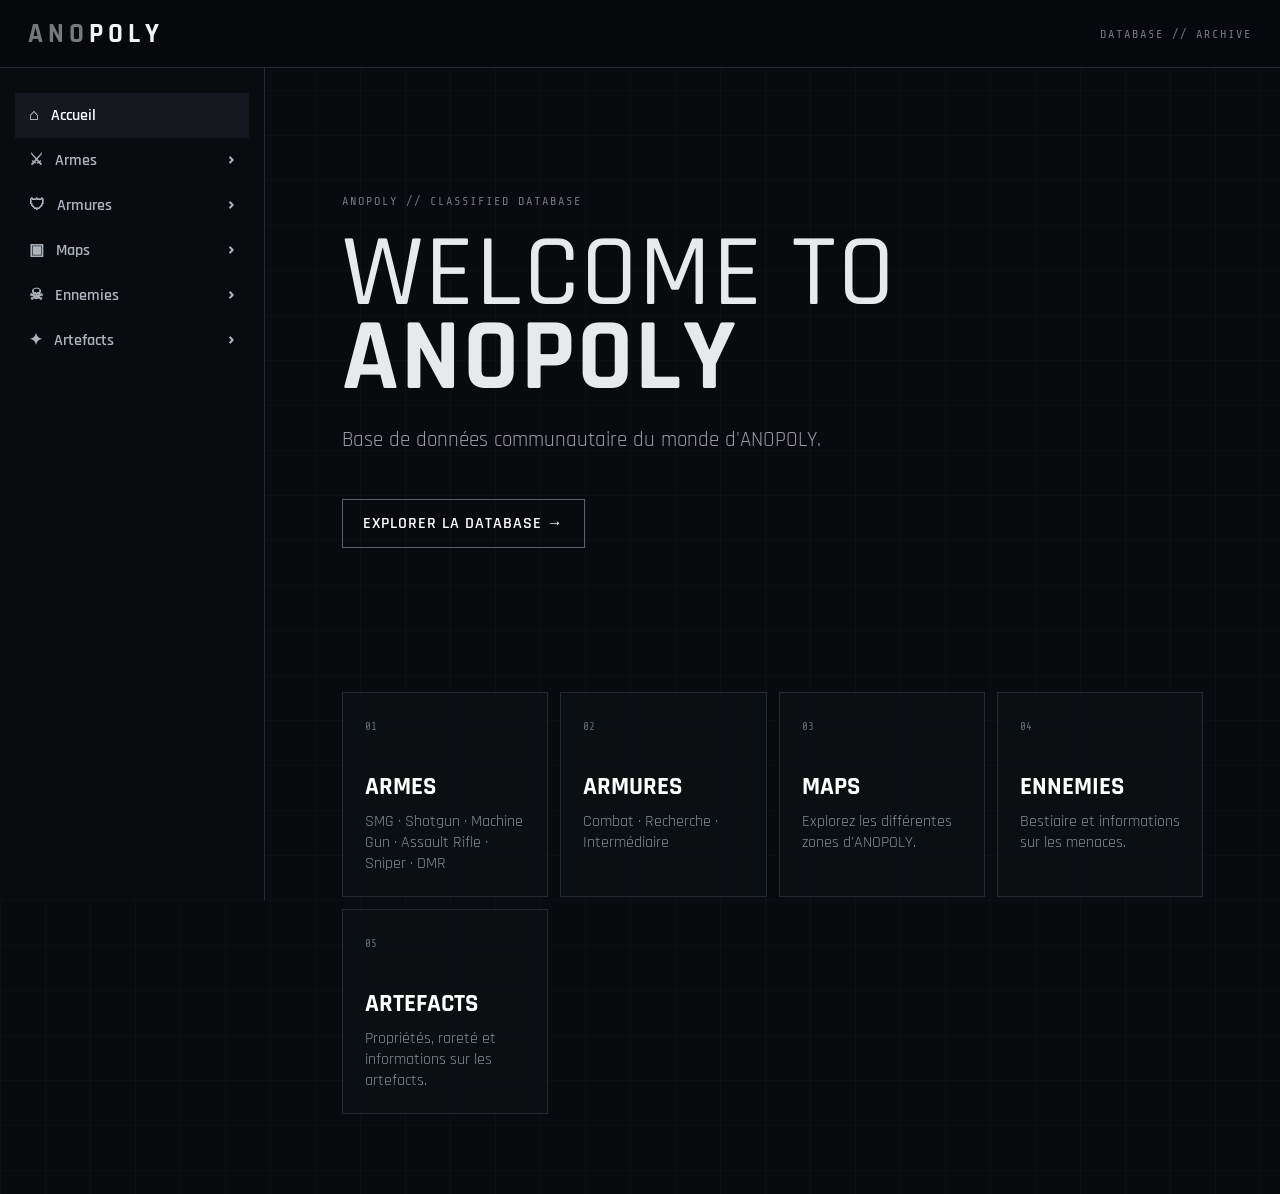
<file: index.html>
<!DOCTYPE html>

<html lang="fr">
<head>
<meta charset="UTF-8">
<meta name="viewport" content="width=device-width, initial-scale=1.0">
<title>ANOPOLY — Database</title>
<link rel="stylesheet" href="css/style.css">
</head>

<body>

<header class="topbar">
  <button class="menu-btn" id="menuBtn" aria-label="Ouvrir le menu">☰</button>
  <a class="brand" href="index.html"><span>ANO</span>POLY</a>
  <div class="topbar-label">DATABASE // ARCHIVE</div>
</header>

<aside class="sidebar" id="sidebar">
  <nav class="nav">


<!-- ACCUEIL -->
<a class="nav-home active" href="index.html">
  ⌂ <span>Accueil</span>
</a>

<!-- ARMES -->
<div class="nav-group">
  <button class="nav-parent" aria-expanded="false">
    <span>⚔</span>
    <span>Armes</span>
    <span class="chevron">⌄</span>
  </button>

  <div class="nav-children">
    <a href="category.html?type=smg">SMG</a>
    <a href="category.html?type=shotgun">Shotgun</a>
    <a href="category.html?type=machine-gun">Machine Gun</a>
    <a href="category.html?type=assault-rifle">Assault Rifle</a>
    <a href="category.html?type=sniper">Sniper</a>
    <a href="category.html?type=dmr">DMR</a>
  </div>
</div>

<!-- ARMURES -->
<div class="nav-group">
  <button class="nav-parent" aria-expanded="false">
    <span>🛡</span>
    <span>Armures</span>
    <span class="chevron">⌄</span>
  </button>

  <div class="nav-children">
    <a href="category.html?type=armor-combat">Combat</a>
    <a href="category.html?type=armor-research">Recherche</a>
    <a href="category.html?type=armor-intermediate">Intermédiaire</a>
  </div>
</div>

<!-- MAPS -->
<div class="nav-group">
  <button class="nav-parent" aria-expanded="false">
    <span>▣</span>
    <span>Maps</span>
    <span class="chevron">⌄</span>
  </button>

  <div class="nav-children">
    <a href="category.html?type=fort-bastion">Fort Bastion</a>
    <a href="category.html?type=dune-ensanglantee">Dune Ensanglantée</a>
    <a href="category.html?type=map-03">Map 03</a>
    <a href="category.html?type=map-04">Map 04</a>
    <a href="category.html?type=map-05">Map 05</a>
    <a href="category.html?type=map-06">Map 06</a>
    <a href="category.html?type=map-07">Map 07</a>
  </div>
</div>

<!-- ENNEMIES -->
<div class="nav-group">
  <button class="nav-parent" aria-expanded="false">
    <span>☠</span>
    <span>Ennemies</span>
    <span class="chevron">⌄</span>
  </button>

  <div class="nav-children">
    <a href="category.html?type=enemies">
      Tous les ennemis
    </a>
  </div>
</div>

<!-- ARTEFACTS -->
<div class="nav-group">
  <button class="nav-parent" aria-expanded="false">
    <span>✦</span>
    <span>Artefacts</span>
    <span class="chevron">⌄</span>
  </button>

  <div class="nav-children">
    <a href="category.html?type=artifacts">
      Tous les artefacts
    </a>
  </div>
</div>

  </nav>
</aside>

<main class="content">

  <section class="hero">
    <div class="eyebrow">ANOPOLY // CLASSIFIED DATABASE</div>


<h1>
  WELCOME TO<br>
  <strong>ANOPOLY</strong>
</h1>

<p>
  Base de données communautaire du monde d'ANOPOLY.
</p>

<a class="cta" href="category.html?type=smg">
  EXPLORER LA DATABASE →
</a>

  </section>

  <section class="cards">

<!-- ARMES -->
<a href="category.html?type=smg" class="card">
  <small>01</small>
  <h2>ARMES</h2>
  <p>
    SMG · Shotgun · Machine Gun · Assault Rifle · Sniper · DMR
  </p>
</a>

<!-- ARMURES -->
<a href="category.html?type=armor-combat" class="card">
  <small>02</small>
  <h2>ARMURES</h2>
  <p>
    Combat · Recherche · Intermédiaire
  </p>
</a>

<!-- MAPS -->
<a href="category.html?type=fort-bastion" class="card">
  <small>03</small>
  <h2>MAPS</h2>
  <p>
    Explorez les différentes zones d'ANOPOLY.
  </p>
</a>

<!-- ENNEMIES -->
<a href="category.html?type=enemies" class="card">
  <small>04</small>
  <h2>ENNEMIES</h2>
  <p>
    Bestiaire et informations sur les menaces.
  </p>
</a>

<!-- ARTEFACTS -->
<a href="category.html?type=artifacts" class="card">
  <small>05</small>
  <h2>ARTEFACTS</h2>
  <p>
    Propriétés, rareté et informations sur les artefacts.
  </p>
</a>

  </section>

</main>

<script src="js/app.js"></script>

</body>
</html>
</file>
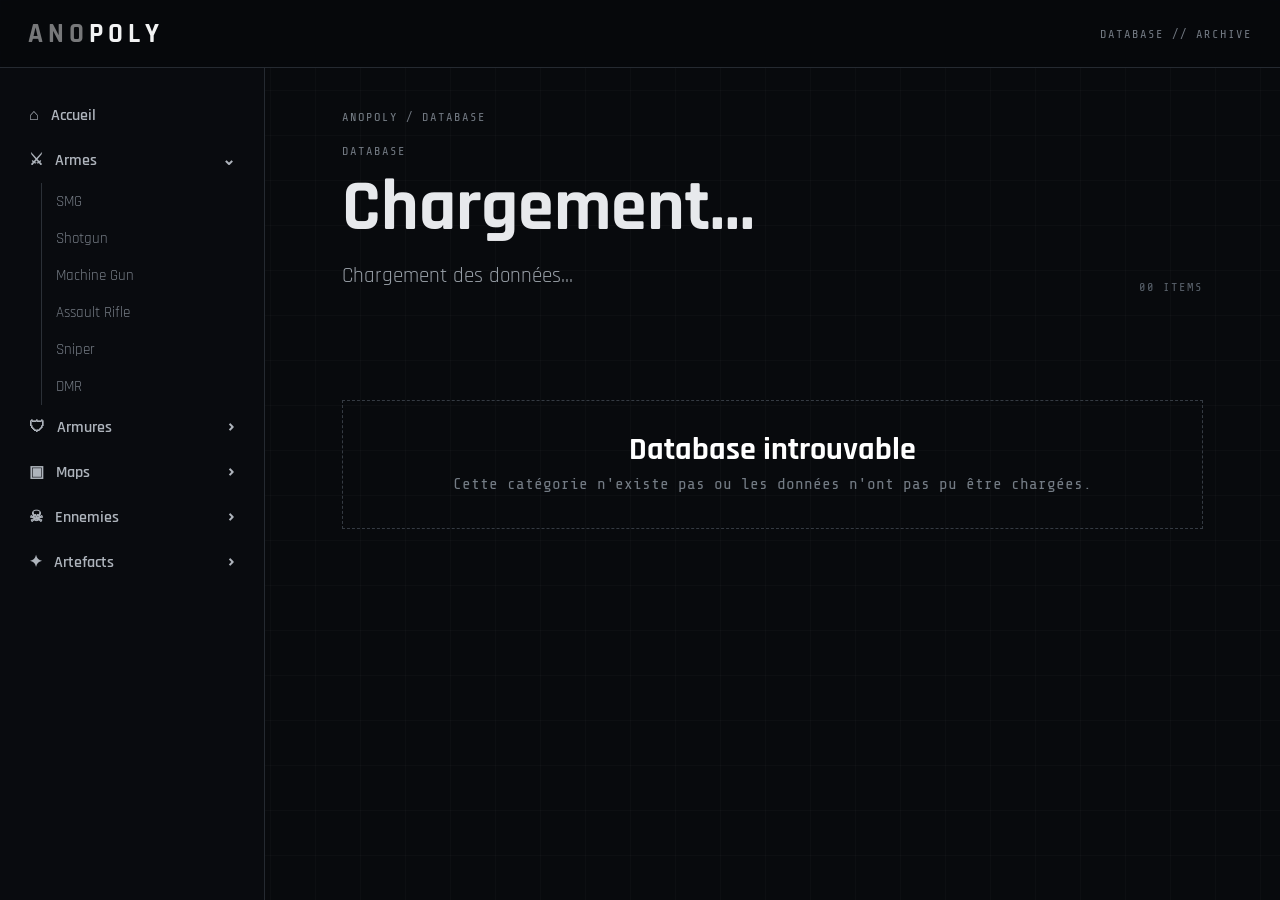
<file: category.html>
<!DOCTYPE html>
<html lang="fr">

<head>
    <meta charset="UTF-8">
    <meta name="viewport" content="width=device-width, initial-scale=1.0">

    <title>ANOPOLY — Database</title>

    <link rel="stylesheet" href="css/style.css">
</head>

<body>

<header class="topbar">

    <button
        class="menu-btn"
        id="menuBtn"
        aria-label="Ouvrir le menu">
        ☰
    </button>

    <a class="brand" href="index.html">
        <span>ANO</span>POLY
    </a>

    <div class="topbar-label">
        DATABASE // ARCHIVE
    </div>

</header>


<!-- =========================================================
     SIDEBAR
========================================================= -->

<aside class="sidebar" id="sidebar">

    <nav class="nav">

        <!-- ACCUEIL -->

        <a class="nav-home" href="index.html">
            <span>⌂</span>
            <span>Accueil</span>
        </a>


        <!-- ARMES -->

        <div class="nav-group">

            <button
                class="nav-parent"
                aria-expanded="true">

                <span>⚔</span>
                <span>Armes</span>
                <span class="chevron">⌄</span>

            </button>

            <div class="nav-children open">

                <a href="category.html?type=smg">
                    SMG
                </a>

                <a href="category.html?type=shotgun">
                    Shotgun
                </a>

                <a href="category.html?type=machine-gun">
                    Machine Gun
                </a>

                <a href="category.html?type=assault-rifle">
                    Assault Rifle
                </a>

                <a href="category.html?type=sniper">
                    Sniper
                </a>

                <a href="category.html?type=dmr">
                    DMR
                </a>

            </div>

        </div>


        <!-- ARMURES -->

        <div class="nav-group">

            <button
                class="nav-parent"
                aria-expanded="false">

                <span>🛡</span>
                <span>Armures</span>
                <span class="chevron">⌄</span>

            </button>

            <div class="nav-children">

                <a href="category.html?type=armor-combat">
                    Combat
                </a>

                <a href="category.html?type=armor-research">
                    Recherche
                </a>

                <a href="category.html?type=armor-intermediate">
                    Intermédiaire
                </a>

            </div>

        </div>


        <!-- MAPS -->

        <div class="nav-group">

            <button
                class="nav-parent"
                aria-expanded="false">

                <span>▣</span>
                <span>Maps</span>
                <span class="chevron">⌄</span>

            </button>

            <div class="nav-children">

                <a href="category.html?type=fort-bastion">
                    Fort Bastion
                </a>

                <a href="category.html?type=dune-ensanglantee">
                    Dune Ensanglantée
                </a>

                <a href="category.html?type=map-03">
                    Map 03
                </a>

                <a href="category.html?type=map-04">
                    Map 04
                </a>

                <a href="category.html?type=map-05">
                    Map 05
                </a>

                <a href="category.html?type=map-06">
                    Map 06
                </a>

                <a href="category.html?type=map-07">
                    Map 07
                </a>

            </div>

        </div>


        <!-- ENNEMIS -->

        <div class="nav-group">

            <button
                class="nav-parent"
                aria-expanded="false">

                <span>☠</span>
                <span>Ennemies</span>
                <span class="chevron">⌄</span>

            </button>

            <div class="nav-children">

                <a href="category.html?type=enemies">
                    Tous les ennemis
                </a>

            </div>

        </div>


        <!-- ARTEFACTS -->

        <div class="nav-group">

            <button
                class="nav-parent"
                aria-expanded="false">

                <span>✦</span>
                <span>Artefacts</span>
                <span class="chevron">⌄</span>

            </button>

            <div class="nav-children">

                <a href="category.html?type=artifacts">
                    Tous les artefacts
                </a>

            </div>

        </div>

    </nav>

</aside>


<!-- =========================================================
     CONTENU
========================================================= -->

<main class="content">

    <section class="inner">

        <div class="breadcrumb">
            <a href="index.html">
                ANOPOLY
            </a>

            <span> / </span>

            <span id="breadcrumb-category">
                DATABASE
            </span>
        </div>


        <div class="category-heading">

            <div>

                <div
                    class="eyebrow"
                    id="category-eyebrow">
                    DATABASE
                </div>

                <h1 id="category-title">
                    Chargement...
                </h1>

                <p
                    class="lead"
                    id="category-description">
                    Chargement des données...
                </p>

            </div>

            <div
                class="category-count"
                id="category-count">
                00 ITEMS
            </div>

        </div>


        <!-- =================================================
             GRILLE
        ================================================== -->

        <section
            class="database-grid"
            id="database-grid">

            <div class="placeholder">
                Chargement de la database...
            </div>

        </section>


        <!-- =================================================
             ERREUR
        ================================================== -->

        <div
            id="category-error"
            class="error-message"
            hidden>

            <h1>
                Database introuvable
            </h1>

            <p>
                Cette catégorie n'existe pas ou les données
                n'ont pas pu être chargées.
            </p>

        </div>

    </section>

</main>


<script src="js/category.js"></script>

</body>
</html>
</file>
<file: css/style.css>
@import url('https://fonts.googleapis.com/css2?family=Rajdhani:wght@400;500;600;700&family=Share+Tech+Mono&display=swap');

*{
box-sizing: border-box;
}

html,
body {
margin: 0;
min-height: 100%;
background: #080a0d;
color: #e7e9ec;
font-family:
Rajdhani,
Arial,
sans-serif;
}

body {
background-image:
linear-gradient(
rgba(255,255,255,0.018) 1px,
transparent 1px
),
linear-gradient(
90deg,
rgba(255,255,255,0.018) 1px,
transparent 1px
);
background-size: 45px 45px;
}

/* =========================================================
TOPBAR
========================================================= */

.topbar {
height: 68px;
position: fixed;
top: 0;
left: 0;
right: 0;
z-index: 20;
display: flex;
align-items: center;
padding: 0 28px;
background:
rgba(7,9,12,0.94);
border-bottom:
1px solid #252a31;
backdrop-filter:
blur(10px);
}

.brand {
color: #f2f3f4;
font-size: 27px;
font-weight: 700;
letter-spacing: 5px;
text-decoration: none;
}

.brand span {
opacity: 0.48;
}

.topbar-label {
margin-left: auto;
color: #727982;
font-family:
'Share Tech Mono',
monospace;
font-size: 12px;
letter-spacing: 2px;
}

.menu-btn {
display: none;
margin-right: 18px;
padding: 0;
background: none;
border: 0;
color: #ddd;
font-size: 25px;
cursor: pointer;
}

/* =========================================================
SIDEBAR
========================================================= */

.sidebar {
position: fixed;
top: 68px;
bottom: 0;
left: 0;
width: 265px;
z-index: 10;
padding: 25px 15px;
background:
rgba(10,12,16,0.97);
border-right:
1px solid #252a31;
}

.nav {
width: 100%;
}

.nav-home,
.nav-parent {
width: 100%;
min-height: 45px;
display: flex;
align-items: center;
gap: 12px;
padding: 0 14px;
color: #aeb4bc;
background: none;
border: 0;
font-family:
Rajdhani,
Arial,
sans-serif;
font-size: 16px;
font-weight: 600;
text-align: left;
text-decoration: none;
cursor: pointer;
}

.nav-home:hover,
.nav-parent:hover,
.nav-home.active {
color: #fff;
background: #15191f;
}

.nav-parent .chevron {
margin-left: auto;
transition:
transform 0.2s ease;
}

.nav-parent[aria-expanded="false"] .chevron {
transform:
rotate(-90deg);
}

/* =========================================================
SOUS CATEGORIES
========================================================= */

.nav-children {
max-height: 0;
overflow: hidden;
margin-left: 26px;
border-left:
1px solid #2b3037;
transition:
max-height 0.28s ease;
}

.nav-children.open {
max-height: 500px;
}

.nav-children a {
display: block;
padding: 9px 14px;
color: #747b84;
font-size: 15px;
text-decoration: none;
transition:
color 0.15s ease,
background 0.15s ease;
}

.nav-children a:hover,
.nav-children a.current {
color: #fff;
background: #11151a;
}

/* =========================================================
CONTENU
========================================================= */

.content {
min-height: 100vh;
margin-left: 265px;
padding:
68px
6vw
80px;
}

/* =========================================================
HERO
========================================================= */

.hero {
max-width: 850px;
padding-top: 14vh;
}

.eyebrow,
.breadcrumb {
color: #727982;
font-family:
'Share Tech Mono',
monospace;
font-size: 12px;
letter-spacing: 2px;
}

.hero h1 {
margin: 25px 0;
font-size:
clamp(54px,8vw,108px);
line-height: 0.82;
font-weight: 500;
letter-spacing: 2px;
}

.hero h1 strong {
font-weight: 700;
}

.hero p,
.lead {
max-width: 620px;
color: #969da5;
font-size: 21px;
}

/* =========================================================
CTA
========================================================= */

.cta {
display: inline-block;
margin-top: 25px;
padding:
13px
20px;
border:
1px solid #59616b;
color: #fff;
font-weight: 600;
letter-spacing: 1px;
text-decoration: none;
transition:
background 0.2s ease,
color 0.2s ease;
}

.cta:hover {
background: #e7e9ec;
color: #080a0d;
}

/* =========================================================
CARTES ACCUEIL
========================================================= */

.cards {
display: grid;
grid-template-columns:
repeat(4,minmax(0,1fr));
gap: 12px;
margin-top: 16vh;
}

.card {
min-height: 190px;
padding: 22px;
border:
1px solid #252a31;
background:
rgba(13,16,21,0.75);
color: #fff;
text-decoration: none;
transition:
transform 0.2s ease,
border-color 0.2s ease,
background 0.2s ease;
}

.card:hover {
transform:
translateY(-4px);
border-color:
#69717b;
background:
#15191f;
}

.card small {
color: #626a73;
font-family:
'Share Tech Mono',
monospace;
font-size: 11px;
}

.card h2 {
margin:
35px
0
8px;
font-size: 25px;
}

.card p {
margin: 0;
color: #858c95;
}

/* =========================================================
DATABASE
========================================================= */

.inner {
padding-top: 42px;
}

.breadcrumb a {
color: #777f87;
text-decoration: none;
}

.breadcrumb a:hover {
color: #fff;
}

.inner h1 {
margin:
18px
0
8px;
font-size: 72px;
line-height: 0.9;
}

/* =========================================================
CATEGORY HEADER
========================================================= */

.category-heading {
display: flex;
align-items: flex-end;
justify-content: space-between;
gap: 30px;
margin-top: 20px;
max-width: 1200px;
}

.category-count {
padding-bottom: 16px;
color: #59616b;
font-family:
'Share Tech Mono',
monospace;
font-size: 12px;
letter-spacing: 2px;
white-space: nowrap;
}

/* =========================================================
DATABASE GRID
========================================================= */

.database-grid {
display: grid;
grid-template-columns:
repeat(4,minmax(0,1fr));
gap: 16px;
max-width: 1200px;
margin-top: 50px;
}

/* =========================================================
DATABASE CARD
========================================================= */

.database-card {
display: block;
min-height: 280px;
overflow: hidden;
border:
1px solid #252a31;
background:
rgba(13,16,21,0.78);
color: #fff;
text-decoration: none;
transition:
transform 0.2s ease,
border-color 0.2s ease,
background 0.2s ease;
}

.database-card:hover {
transform:
translateY(-4px);
border-color:
#69717b;
background:
#15191f;
}

/* =========================================================
CARD IMAGE
========================================================= */

.database-card-image {
height: 200px;
display: flex;
align-items: center;
justify-content: center;
padding: 20px;
position: relative;
background:
rgba(8,10,13,0.55);
border-bottom:
1px solid #252a31;
}

.database-card-image img {
width: 100%;
height: 100%;
display: block;
object-fit: contain;
}

.database-card-image.image-missing::after {
content:
attr(data-label);
color: #555d66;
font-family:
'Share Tech Mono',
monospace;
font-size: 10px;
letter-spacing: 1px;
}

/* =========================================================
CARD INFO
========================================================= */

.database-card-info {
padding:
14px
16px
16px;
}

.database-card-info h2 {
margin: 0;
color: #fff;
font-size: 21px;
font-weight: 600;
letter-spacing: 1px;
}

.database-card-rarity {
margin-top: 6px;
color: #777f87;
font-family:
'Share Tech Mono',
monospace;
font-size: 11px;
text-transform: uppercase;
letter-spacing: 1px;
}

/* =========================================================
PLACEHOLDER
========================================================= */

.placeholder {
grid-column: 1 / -1;
max-width: 900px;
margin-top: 5px;
padding: 45px;
border:
1px dashed #353b43;
color: #747c85;
font-family:
'Share Tech Mono',
monospace;
font-size: 14px;
text-align: center;
}

/* =========================================================
PAGE ITEM
========================================================= */

.item-page {
max-width: 1200px;
margin: 0 auto;
padding:
35px
0
100px;
}

/* =========================================================
RETOUR
========================================================= */

.back-button {
display: inline-flex;
align-items: center;
gap: 8px;
margin-bottom: 30px;
color: #858c95;
font-family:
'Share Tech Mono',
monospace;
font-size: 12px;
letter-spacing: 1px;
text-decoration: none;
transition:
color 0.2s ease;
}

.back-button:hover {
color: #fff;
}

/* =========================================================
ITEM HEADER
========================================================= */

.item-header {
display: grid;
grid-template-columns:
420px
minmax(0,1fr);
gap: 45px;
align-items: center;
margin-bottom: 55px;
padding-bottom: 45px;
border-bottom:
1px solid #252a31;
}

.item-image {
width: 100%;
height: 280px;
display: flex;
align-items: center;
justify-content: center;
position: relative;
padding: 25px;
background:
rgba(13,16,21,0.75);
border:
1px solid #252a31;
}

.item-image img {
width: 100%;
height: 100%;
object-fit: contain;
}

.item-image-placeholder {
position: absolute;
inset: 0;
display: none;
align-items: center;
justify-content: center;
color: #4e565f;
font-family:
'Share Tech Mono',
monospace;
font-size: 10px;
letter-spacing: 1.5px;
}

.item-title {
min-width: 0;
}

.item-category {
display: inline-block;
margin-bottom: 10px;
color: #737b84;
font-family:
'Share Tech Mono',
monospace;
font-size: 12px;
letter-spacing: 2px;
text-transform: uppercase;
}

.item-title h1 {
margin: 0;
color: #fff;
font-size:
clamp(42px,6vw,76px);
line-height: 0.95;
font-weight: 700;
letter-spacing: 1px;
}

.item-title p {
margin:
18px
0
0;
color: #858c95;
font-family:
'Share Tech Mono',
monospace;
font-size: 14px;
letter-spacing: 1px;
}

/* =========================================================
SECTIONS
========================================================= */

.item-section {
position: relative;
margin-top: 50px;
}

.section-index {
position: absolute;
top: 0;
left: 0;
color: #3f464e;
font-family:
'Share Tech Mono',
monospace;
font-size: 11px;
letter-spacing: 1px;
}

.section-heading {
padding-left: 40px;
margin-bottom: 20px;
}

.section-heading h2 {
margin: 0;
color: #fff;
font-size: 26px;
font-weight: 600;
letter-spacing: 1px;
}

/* =========================================================
STATS
========================================================= */

.stats-grid {
display: grid;
grid-template-columns:
repeat(2,minmax(0,1fr));
gap: 10px;
}

.stat-card {
min-width: 0;
min-height: 82px;
display: grid;
grid-template-columns:
minmax(0,1fr)
auto
auto;
align-items: center;
column-gap: 15px;
padding:
16px
20px;
border:
1px solid #252a31;
background:
rgba(13,16,21,0.78);
}

.stat-label {
min-width: 0;
color: #737b84;
font-family:
'Share Tech Mono',
monospace;
font-size: 11px;
letter-spacing: 1.5px;
text-transform: uppercase;
white-space: nowrap;
}

.stat-value {
color: #f2f3f4;
font-family:
'Share Tech Mono',
monospace;
font-size: 22px;
font-weight: 500;
line-height: 1;
text-align: right;
white-space: nowrap;
}

.stat-unit {
min-width: 80px;
color: #626a73;
font-family:
'Share Tech Mono',
monospace;
font-size: 10px;
letter-spacing: 1px;
text-transform: uppercase;
white-space: nowrap;
}

/* =========================================================
ZONES IMPACT
========================================================= */

.damage-grid {
display: grid;
grid-template-columns:
repeat(4,minmax(0,1fr));
gap: 10px;
}

.damage-card {
min-height: 100px;
display: flex;
flex-direction: column;
justify-content: center;
align-items: center;
gap: 10px;
padding: 20px;
border:
1px solid #252a31;
background:
rgba(13,16,21,0.78);
}

.damage-label {
color: #737b84;
font-family:
'Share Tech Mono',
monospace;
font-size: 11px;
letter-spacing: 1.5px;
text-transform: uppercase;
}

.damage-value {
color: #f2f3f4;
font-family:
'Share Tech Mono',
monospace;
font-size: 24px;
}

/* =========================================================
SELECTEUR QUALITE ARTEFACT
========================================================= */

.artifact-quality-selector {
margin-top: 30px;
display: grid;
grid-template-columns:
auto
minmax(180px,260px)
auto;
align-items: center;
gap: 15px;
max-width: 520px;
padding:
14px
16px;
border:
1px solid #252a31;
background:
rgba(13,16,21,0.78);
}

.quality-selector-label {
color: #737b84;
font-family:
'Share Tech Mono',
monospace;
font-size: 10px;
letter-spacing: 1.5px;
}

.artifact-quality-selector select {
width: 100%;
padding:
10px
12px;
background: #0d1015;
border:
1px solid #353b43;
color: #e7e9ec;
font-family:
'Share Tech Mono',
monospace;
font-size: 12px;
outline: none;
cursor: pointer;
}

.artifact-quality-selector select:focus {
border-color:
#69717b;
}

.quality-percent {
color: #fff;
font-family:
'Share Tech Mono',
monospace;
font-size: 13px;
text-align: right;
}

/* =========================================================
QUALITE COULEURS
========================================================= */

.artifact-quality-selector[data-quality="Common"] {
border-color:
#555d66;
}

.artifact-quality-selector[data-quality="Uncommon"] {
border-color:
#4f8b5f;
}

.artifact-quality-selector[data-quality="Rare"] {
border-color:
#5876b8;
}

.artifact-quality-selector[data-quality="Epic"] {
border-color:
#8a5bb8;
}

.artifact-quality-selector[data-quality="Legendary"] {
border-color:
#b48a3a;
}

.artifact-quality-selector[data-quality="Quest"] {
border-color:
#8d7040;
}

/* =========================================================
STATS ARTEFACT
========================================================= */

.artifact-stat-list {
display: flex;
flex-direction: column;
border:
1px solid #252a31;
}

.artifact-stat-row {
min-height: 62px;
display: grid;
grid-template-columns:
minmax(0,1fr)
auto;
align-items: center;
gap: 20px;
padding:
0
20px;
border-bottom:
1px solid #252a31;
background:
rgba(13,16,21,0.55);
}

.artifact-stat-row:last-child {
border-bottom: 0;
}

.artifact-stat-label {
color: #858c95;
font-family:
'Share Tech Mono',
monospace;
font-size: 12px;
letter-spacing: 1px;
text-transform: uppercase;
}

.artifact-stat-value {
color: #e7e9ec;
font-family:
'Share Tech Mono',
monospace;
font-size: 17px;
white-space: nowrap;
}

.artifact-stat-value.positive {
color: #83b98e;
}

.artifact-stat-value.negative {
color: #c87d72;
}

.artifact-stat-value.anomaly-positive {
color: #d3a25e;
}

.anomaly-row {
background:
rgba(30,22,15,0.35);
}

/* =========================================================
DESCRIPTION
========================================================= */

.item-description {
max-width: 900px;
padding:
25px;
border:
1px solid #252a31;
background:
rgba(13,16,21,0.55);
color: #969da5;
font-size: 17px;
line-height: 1.6;
}

/* =========================================================
INFORMATIONS
========================================================= */

.info-list {
display: flex;
flex-direction: column;
border:
1px solid #252a31;
}

.info-row {
min-height: 55px;
display: flex;
align-items: center;
justify-content: space-between;
gap: 20px;
padding:
0
20px;
border-bottom:
1px solid #252a31;
background:
rgba(13,16,21,0.55);
}

.info-row:last-child {
border-bottom: 0;
}

.info-row span:first-child {
color: #737b84;
font-family:
'Share Tech Mono',
monospace;
font-size: 11px;
letter-spacing: 1px;
text-transform: uppercase;
}

.info-row span:last-child {
color: #e7e9ec;
font-family:
'Share Tech Mono',
monospace;
font-size: 13px;
text-align: right;
}

/* =========================================================
NAVIGATION PRECEDENT / SUIVANT
========================================================= */

.item-navigation {
margin-top: 80px;
padding-top: 35px;
border-top:
1px solid #252a31;
}

.item-navigation-header {
display: flex;
justify-content: space-between;
margin-bottom: 18px;
color: #59616b;
font-family:
'Share Tech Mono',
monospace;
font-size: 10px;
letter-spacing: 2px;
}

.item-navigation-grid {
display: grid;
grid-template-columns:
minmax(0,1fr)
30px
minmax(0,1fr);
gap: 15px;
align-items: stretch;
}

.navigation-card {
min-height: 145px;
display: flex;
flex-direction: column;
justify-content: space-between;
padding: 16px;
border:
1px solid #252a31;
background:
rgba(13,16,21,0.78);
color: #fff;
text-decoration: none;
transition:
transform 0.2s ease,
border-color 0.2s ease,
background 0.2s ease;
}

.navigation-card:hover {
transform:
translateY(-3px);
border-color:
#69717b;
background:
#15191f;
}

.navigation-card-next {
text-align: right;
}

.navigation-direction {
color: #626a73;
font-family:
'Share Tech Mono',
monospace;
font-size: 10px;
letter-spacing: 1.5px;
}

.navigation-card-content {
display: grid;
grid-template-columns:
100px
minmax(0,1fr);
gap: 18px;
align-items: center;
}

.navigation-card-next .navigation-card-content {
grid-template-columns:
minmax(0,1fr)
100px;
}

.navigation-card-next .navigation-card-image {
order: 2;
}

.navigation-card-next .navigation-card-info {
order: 1;
}

.navigation-card-image {
width: 100px;
height: 80px;
display: flex;
align-items: center;
justify-content: center;
background:
rgba(8,10,13,0.6);
border:
1px solid #252a31;
}

.navigation-card-image img {
width: 100%;
height: 100%;
object-fit: contain;
}

.navigation-card-category {
display: block;
margin-bottom: 5px;
color: #626a73;
font-family:
'Share Tech Mono',
monospace;
font-size: 9px;
letter-spacing: 1px;
text-transform: uppercase;
}

.navigation-card-info h3 {
margin: 0;
color: #fff;
font-size: 22px;
font-weight: 600;
line-height: 1.05;
}

.navigation-spacer {
min-width: 0;
}

/* =========================================================
ERREUR
========================================================= */

.error-message {
margin-top: 40px;
padding: 35px;
border:
1px dashed #353b43;
color: #747c85;
font-family:
'Share Tech Mono',
monospace;
text-align: center;
}

.error-message h1 {
margin:
0
0
10px;
color: #fff;
font-family:
Rajdhani,
Arial,
sans-serif;
font-size: 32px;
}

.error-message p {
margin: 0;
}

/* =========================================================
RESPONSIVE TABLETTE
========================================================= */

@media (max-width: 1100px) {

.database-grid {
    grid-template-columns:
        repeat(3,minmax(0,1fr));
}

.item-header {
    grid-template-columns:
        350px
        minmax(0,1fr);
    gap: 30px;
}

.damage-grid {
    grid-template-columns:
        repeat(2,minmax(0,1fr));
}

}

/* =========================================================
RESPONSIVE
========================================================= */

@media (max-width: 900px) {

.sidebar {
    transform:
        translateX(-100%);
    transition:
        transform 0.25s ease;
}

.sidebar.mobile-open {
    transform:
        translateX(0);
}

.menu-btn {
    display: block;
}

.content {
    margin-left: 0;
    padding-left: 25px;
    padding-right: 25px;
}

.cards {
    grid-template-columns:
        1fr 1fr;
}

.topbar-label {
    display: none;
}

.database-grid {
    grid-template-columns:
        repeat(2,minmax(0,1fr));
}

.item-page {
    padding-left: 0;
    padding-right: 0;
}

.item-header {
    grid-template-columns:
        1fr;
    gap: 25px;
}

.item-image {
    height: 300px;
}

.category-heading {
    align-items: flex-start;
    flex-direction: column;
    gap: 10px;
}

.category-count {
    padding-bottom: 0;
}

.item-navigation-grid {
    grid-template-columns:
        1fr;
    gap: 10px;
}

.navigation-spacer {
    display: none;
}

.navigation-card-next {
    text-align: left;
}

.navigation-card-next .navigation-card-content {
    grid-template-columns:
        100px
        minmax(0,1fr);
}

.navigation-card-next .navigation-card-image {
    order: 1;
}

.navigation-card-next .navigation-card-info {
    order: 2;
}

.quality-selector {
    grid-template-columns: 1fr;
}

.quality-current {
    align-items: flex-start;
}

.item-navigation {
    grid-template-columns: 1fr 1fr;
    gap: 12px;
}

.item-nav-image {
    width: 90px;
    flex-basis: 90px;
    height: 70px;
}

.item-nav-info strong {
    font-size: 17px;
}

}

/* =========================================================
MOBILE
========================================================= */

@media (max-width: 600px) {

.cards {
    grid-template-columns:
        1fr;
}

.database-grid {
    grid-template-columns:
        1fr;
}

.hero {
    padding-top: 10vh;
}

.inner h1 {
    font-size: 48px;
}

.database-card-image {
    height: 220px;
}

.item-page {
    padding:
        95px
        0
        50px;
}

.item-title h1 {
    font-size: 44px;
}

.item-image {
    height: 240px;
}

.stats-grid {
    grid-template-columns:
        1fr;
}

.stat-card {
    grid-template-columns:
        minmax(0,1fr)
        auto
        auto;
    min-height: 70px;
    padding:
        14px
        16px;
}

.stat-label {
    font-size: 10px;
}

.stat-value {
    font-size: 19px;
}

.stat-unit {
    min-width: 65px;
    font-size: 9px;
}

.damage-grid {
    grid-template-columns:
        1fr 1fr;
}

.artifact-quality-selector {
    grid-template-columns:
        1fr;
    gap: 8px;
}

.quality-percent {
    text-align: left;
}

.navigation-card-content {
    grid-template-columns:
        80px
        minmax(0,1fr);
}

.navigation-card-next .navigation-card-content {
    grid-template-columns:
        80px
        minmax(0,1fr);
}

.navigation-card-image {
    width: 80px;
    height: 70px;
}

.navigation-card-info h3 {
    font-size: 18px;
}

.stat-row,
.damage-row {
    min-height: 55px;
    gap: 15px;
    padding: 0 14px;
}

.stat-label,
.damage-label {
    font-size: 9px;
}

.stat-value,
.damage-value {
    font-size: 17px;
    gap: 5px;
}

.stat-unit {
    font-size: 8px;
}

.item-navigation {
    grid-template-columns: 1fr;
    gap: 12px;
}

.item-navigation-slot,
.item-navigation-slot:last-child {
    justify-content: stretch;
}

.item-nav-card {
    max-width: none;
}

.item-nav-image {
    width: 100px;
    flex-basis: 100px;
}

}

/* =========================================================
TRES PETIT ECRAN
========================================================= */

@media (max-width: 400px) {

.stat-card {
    column-gap: 7px;
    padding-left: 12px;
    padding-right: 12px;
}

.stat-value {
    font-size: 17px;
}

.stat-unit {
    min-width: 50px;
    font-size: 8px;
}

.damage-grid {
    grid-template-columns:
        1fr;
}

}

/* =========================================================
ITEM — QUALITÉ ARTEFACT
========================================================= */

.quality-section {
margin-top: 45px;
}

.quality-section h2 {
margin: 0 0 20px;
color: #fff;
font-size: 26px;
font-weight: 600;
letter-spacing: 1px;
}

.quality-selector {
display: grid;
grid-template-columns:
minmax(0,1fr)
280px
180px;
align-items: center;
gap: 20px;
padding: 20px;
border:
1px solid #252a31;
background:
rgba(13,16,21,0.78);
}

.quality-selector label {
color: #737b84;
font-family:
'Share Tech Mono',
monospace;
font-size: 12px;
letter-spacing: 1px;
text-transform: uppercase;
}

.quality-selector select {
width: 100%;
padding: 12px 14px;
appearance: none;
border:
1px solid #353b43;
background: #0b0e12;
color: #e7e9ec;
font-family:
'Share Tech Mono',
monospace;
font-size: 12px;
cursor: pointer;
outline: none;
}

.quality-selector select:hover,
.quality-selector select:focus {
border-color:
#69717b;
}

.quality-current {
display: flex;
flex-direction: column;
align-items: flex-end;
gap: 4px;
}

.quality-current span {
color: #626a73;
font-family:
'Share Tech Mono',
monospace;
font-size: 10px;
letter-spacing: 1px;
text-transform: uppercase;
}

.quality-current strong {
color: #f2f3f4;
font-family:
'Share Tech Mono',
monospace;
font-size: 22px;
font-weight: 500;
}

/* =========================================================
ITEM — LISTES DE STATS
========================================================= */

.stats-list,
.damage-list {
display: flex;
flex-direction: column;
gap: 8px;
}

.stat-row,
.damage-row {
min-height: 60px;
display: flex;
align-items: center;
justify-content: space-between;
gap: 30px;
padding: 0 20px;
border:
1px solid #252a31;
background:
rgba(13,16,21,0.78);
}

.stat-label,
.damage-label {
flex: 1 1 auto;
min-width: 0;
color: #737b84;
font-family:
'Share Tech Mono',
monospace;
font-size: 11px;
letter-spacing: 1.5px;
text-transform: uppercase;
white-space: nowrap;
}

.stat-value,
.damage-value {
flex: 0 0 auto;
display: inline-flex;
align-items: baseline;
justify-content: flex-end;
gap: 8px;
color: #f2f3f4;
font-family:
'Share Tech Mono',
monospace;
font-size: 20px;
font-weight: 500;
line-height: 1;
text-align: right;
white-space: nowrap;
}

.stat-unit {
color: #626a73;
font-family:
'Share Tech Mono',
monospace;
font-size: 10px;
letter-spacing: 1px;
text-transform: uppercase;
white-space: nowrap;
}

/* =========================================================
ITEM — DESCRIPTION
========================================================= */

.item-description {
padding: 22px;
border:
1px solid #252a31;
background:
rgba(13,16,21,0.65);
color: #858c95;
font-size: 17px;
line-height: 1.6;
}

/* =========================================================
ITEM — PLACEHOLDER IMAGE
========================================================= */

.item-image {
position: relative;
}

.item-image-placeholder {
position: absolute;
inset: 0;
display: none;
align-items: center;
justify-content: center;
color: #555d66;
font-family:
'Share Tech Mono',
monospace;
font-size: 11px;
letter-spacing: 1px;
}

/* =========================================================
ITEM — NAVIGATION
========================================================= */

.item-navigation {
width: 100%;
display: grid;
grid-template-columns:
minmax(0,1fr)
minmax(0,1fr);
gap: 20px;
margin-top: 70px;
padding-top: 35px;
border-top:
1px solid #252a31;
}

.item-navigation-slot {
min-width: 0;
display: flex;
}

.item-navigation-slot:empty {
display: block;
}

.item-navigation-slot:first-child {
justify-content: flex-start;
}

.item-navigation-slot:last-child {
justify-content: flex-end;
}

/* =========================================================
CARTE PRÉCÉDENT / SUIVANT
========================================================= */

.item-nav-card {
width: 100%;
max-width: 500px;
min-height: 150px;
display: flex;
flex-direction: column;
padding: 16px;
border:
1px solid #252a31;
background:
rgba(13,16,21,0.82);
color: #fff;
text-decoration: none;
transition:
transform 0.2s ease,
border-color 0.2s ease,
background 0.2s ease;
}

.item-navigation-slot:last-child .item-nav-card {
margin-left: auto;
}

.item-nav-card:hover {
transform:
translateY(-4px);
border-color:
#69717b;
background:
#15191f;
}

.item-nav-direction {
margin-bottom: 12px;
color: #626a73;
font-family:
'Share Tech Mono',
monospace;
font-size: 10px;
letter-spacing: 1.5px;
}

.item-nav-content {
min-width: 0;
display: flex;
align-items: center;
gap: 18px;
flex: 1;
}

.item-nav-image {
width: 120px;
height: 85px;
flex: 0 0 120px;
display: flex;
align-items: center;
justify-content: center;
padding: 8px;
border:
1px solid #252a31;
background:
rgba(8,10,13,0.65);
}

.item-nav-image img {
width: 100%;
height: 100%;
object-fit: contain;
}

.item-nav-info {
min-width: 0;
display: flex;
flex-direction: column;
gap: 7px;
}

.item-nav-category {
color: #626a73;
font-family:
'Share Tech Mono',
monospace;
font-size: 9px;
letter-spacing: 1.5px;
text-transform: uppercase;
}

.item-nav-info strong {
overflow: hidden;
color: #f2f3f4;
font-size: 21px;
font-weight: 600;
text-overflow: ellipsis;
white-space: nowrap;
}

/* =========================================================
ITEM — RESPONSIVE
========================================================= */

@media (max-width: 900px) {

.quality-selector {
    grid-template-columns: 1fr;
}

.quality-current {
    align-items: flex-start;
}

.item-navigation {
    grid-template-columns: 1fr 1fr;
    gap: 12px;
}

.item-nav-image {
    width: 90px;
    flex-basis: 90px;
    height: 70px;
}

.item-nav-info strong {
    font-size: 17px;
}

}

@media (max-width: 600px) {

.stat-row,
.damage-row {
    min-height: 55px;
    gap: 15px;
    padding: 0 14px;
}

.stat-label,
.damage-label {
    font-size: 9px;
}

.stat-value,
.damage-value {
    font-size: 17px;
    gap: 5px;
}

.stat-unit {
    font-size: 8px;
}

.item-navigation {
    grid-template-columns: 1fr;
    gap: 12px;
}

.item-navigation-slot,
.item-navigation-slot:last-child {
    justify-content: stretch;
}

.item-nav-card {
    max-width: none;
}

.item-nav-image {
    width: 100px;
    flex-basis: 100px;
}

}
</file>
